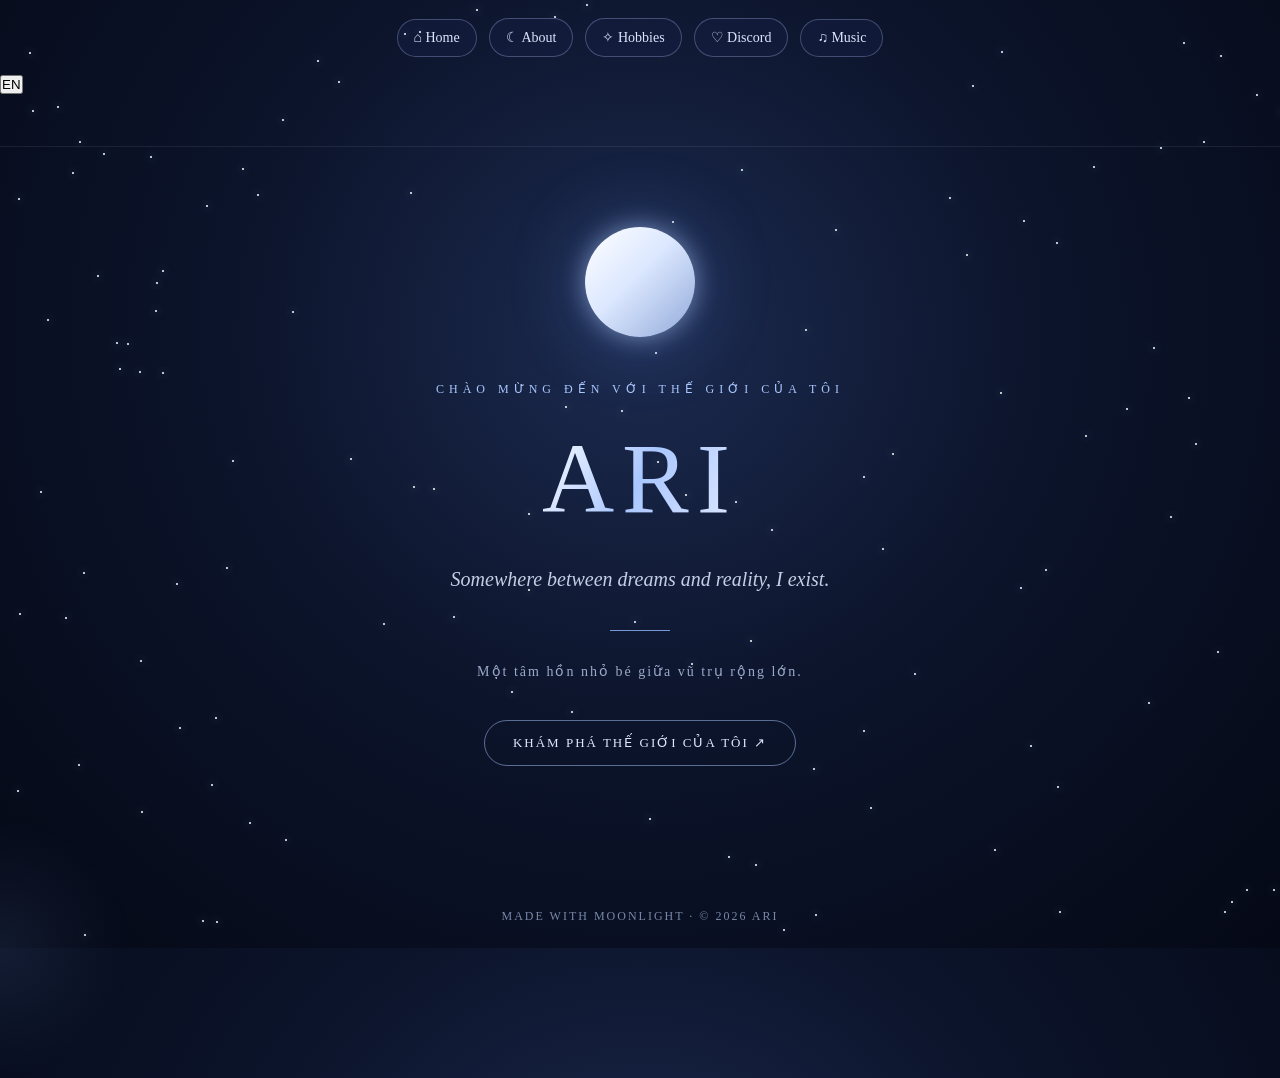
<file: index.html>
<!DOCTYPE html>
<html lang="vi">
<head>
    <meta charset="UTF-8">
    <meta name="viewport" content="width=device-width, initial-scale=1.0">

    <title>Ari's Universe | Moonlight</title>

    <meta name="description"
          content="Welcome to Ari's little universe — somewhere between dreams and reality.">

    <style>
        /* ===== CÀI ĐẶT CHUNG ===== */
        * {
            margin: 0;
            padding: 0;
            box-sizing: border-box;
        }

        body {
            min-height: 100vh;
            font-family: Georgia, "Times New Roman", serif;
            color: #f4f6ff;
            background:
                radial-gradient(ellipse at 50% 35%,
                    #1c2b50 0%,
                    #0c142b 45%,
                    #050916 100%);
            overflow-x: hidden;
        }

        /* ===== BẦU TRỜI SAO ===== */
        #stars {
            position: fixed;
            inset: 0;
            pointer-events: none;
            z-index: 0;
        }

        .star {
            position: absolute;
            width: 2px;
            height: 2px;
            border-radius: 50%;
            background: #ffffff;
            box-shadow: 0 0 8px #a9c7ff;
            animation: twinkle 3s infinite ease-in-out;
        }

        @keyframes twinkle {
            0%, 100% {
                opacity: 0.2;
                transform: scale(0.7);
            }

            50% {
                opacity: 1;
                transform: scale(1.4);
            }
        }

        /* ===== THANH ĐIỀU HƯỚNG ===== */
        header {
            position: relative;
            z-index: 2;
            display: flex;
            justify-content: space-between;
            align-items: center;
            padding: 26px 8%;
            border-bottom: 1px solid rgba(255, 255, 255, 0.08);
        }

        .logo {
            font-size: 24px;
            letter-spacing: 4px;
            color: #c5d9ff;
        }

        nav {
            display: flex;
            align-items: center;
            gap: 24px;
        }

        nav a,
        #language {
            color: #dbe5ff;
            text-decoration: none;
            font-size: 14px;
            background: transparent;
            border: none;
            cursor: pointer;
            transition: 0.3s;
        }

        nav a:hover,
        #language:hover {
            color: #91b7ff;
            text-shadow: 0 0 12px #91b7ff;
        }

        /* ===== TRANG CHỦ ===== */
        main {
            position: relative;
            z-index: 1;
            min-height: 82vh;
            display: flex;
            flex-direction: column;
            align-items: center;
            justify-content: center;
            text-align: center;
            padding: 60px 24px 100px;
        }

        .moon {
            width: 110px;
            height: 110px;
            border-radius: 50%;
            background: linear-gradient(
                135deg,
                #ffffff 0%,
                #dce8ff 45%,
                #91a9d9 100%
            );
            box-shadow:
                0 0 25px rgba(180, 207, 255, 0.55),
                0 0 80px rgba(113, 155, 255, 0.3);
            margin-bottom: 45px;
            animation: float 5s ease-in-out infinite;
        }

        @keyframes float {
            0%, 100% {
                transform: translateY(0);
            }

            50% {
                transform: translateY(-12px);
            }
        }

        .eyebrow {
            color: #a9c7ff;
            font-size: 12px;
            letter-spacing: 5px;
            text-transform: uppercase;
            margin-bottom: 24px;
        }

        h1 {
            font-size: clamp(52px, 10vw, 100px);
            font-weight: normal;
            letter-spacing: 8px;
            margin-bottom: 24px;
            background: linear-gradient(
                120deg,
                #ffffff,
                #a9c7ff,
                #e3eaff
            );
            -webkit-background-clip: text;
            background-clip: text;
            color: transparent;
            animation: appear 1.5s ease both;
        }

        .quote {
            max-width: 600px;
            color: #c5cee5;
            font-size: clamp(16px, 2.5vw, 20px);
            line-height: 1.9;
            font-style: italic;
            animation: appear 2s ease both;
        }

        .divider {
            width: 60px;
            height: 1px;
            background: #7898d5;
            margin: 32px 0;
        }

        .intro {
            color: #9baaca;
            font-size: 14px;
            letter-spacing: 2px;
        }

        .explore {
            display: inline-block;
            margin-top: 40px;
            padding: 14px 28px;
            border: 1px solid rgba(169, 199, 255, 0.5);
            border-radius: 30px;
            color: #dce8ff;
            text-decoration: none;
            font-size: 13px;
            letter-spacing: 2px;
            transition: 0.4s;
        }

        .explore:hover {
            background: rgba(169, 199, 255, 0.12);
            box-shadow: 0 0 25px rgba(169, 199, 255, 0.2);
            transform: translateY(-3px);
        }

        @keyframes appear {
            from {
                opacity: 0;
                transform: translateY(20px);
            }

            to {
                opacity: 1;
                transform: translateY(0);
            }
        }

        /* ===== CHÂN TRANG ===== */
        footer {
            position: relative;
            z-index: 1;
            text-align: center;
            padding: 24px;
            color: #7887a7;
            font-size: 12px;
            letter-spacing: 2px;
        }

        /* ===== TƯƠNG THÍCH ĐIỆN THOẠI ===== */
        @media (max-width: 600px) {
            header {
                padding: 20px 5%;
            }

            .logo {
                font-size: 17px;
                letter-spacing: 2px;
            }

            nav {
                gap: 12px;
            }

            nav a {
                font-size: 12px;
            }

            .moon {
                width: 85px;
                height: 85px;
            }

            h1 {
                letter-spacing: 4px;
            }
        }

        @media (prefers-reduced-motion: reduce) {
            *,
            *::before,
            *::after {
                animation-duration: 0.01ms !important;
                animation-iteration-count: 1 !important;
                scroll-behavior: auto !important;
            }
        }
    </style>
</head>
    <link rel="stylesheet" href="effects.css">

<body>
    <nav class="main-nav">
  <a href="index.html">⌂ Home</a>
  <a href="about.html">☾ About</a>
  <a href="hobbies.html">✧ Hobbies</a>
  <a href="discord.html">♡ Discord</a>
  <a href="music.html" class="active">♫ Music</a>      
</nav>

<div class="language-switch">
  <button id="langButton"
          type="button"
          onclick="toggleLanguage()">
    EN
  </button>
</div>

     <div class="stars" id="stars"></div>

<style>
  .main-nav {
    display: flex;
    justify-content: center;
    align-items: center;
    flex-wrap: wrap;
    gap: 12px;
    padding: 18px 12px;
    margin: 0 auto;
  }

  .main-nav a {
    color: #dce6ff;
    text-decoration: none;
    padding: 10px 16px;
    border: 1px solid rgba(180, 200, 255, 0.3);
    border-radius: 20px;
    background: rgba(20, 30, 65, 0.55);
    transition: 0.3s ease;
  }

  .main-nav a:hover {
    color: white;
    background: rgba(120, 145, 220, 0.3);
    border-color: #c5d4ff;
    box-shadow: 0 0 15px rgba(150, 180, 255, 0.3);
    transform: translateY(-2px);
  }
</style>

    <div id="stars" aria-hidden="true"></div>

    <header> 
    
    </header>

    <main>
        <div class="moon" aria-label="Mặt trăng"></div>

        <p class="eyebrow"
           data-vi="Chào mừng đến với thế giới của tôi"
           data-en="Welcome to my universe">
            Chào mừng đến với thế giới của tôi
        </p>

        <h1>ARI</h1>

        <p class="quote"
           data-vi="Somewhere between dreams and reality, I exist."
           data-en="Somewhere between dreams and reality, I exist.">
            Somewhere between dreams and reality, I exist.
        </p>

   
        <div class="divider"></div>

        <p class="intro"
           data-vi="Một tâm hồn nhỏ bé giữa vũ trụ rộng lớn."
           data-en="A little soul in an endless universe.">
            Một tâm hồn nhỏ bé giữa vũ trụ rộng lớn.
        </p>

        <a class="explore"
           href="about.html"
           data-vi="KHÁM PHÁ THẾ GIỚI CỦA TÔI ↗"
           data-en="EXPLORE MY WORLD ↗">
            KHÁM PHÁ THẾ GIỚI CỦA TÔI ↗
        </a>
    </main>

    <footer>
        <p>MADE WITH MOONLIGHT · © 2026 ARI</p>
    </footer>

    <script>
        // Tạo những vì sao ngẫu nhiên trên bầu trời
        const stars = document.getElementById("stars");

        for (let i = 0; i < 120; i++) {
            const star = document.createElement("span");

            star.className = "star";
            star.style.left = Math.random() * 100 + "%";
            star.style.top = Math.random() * 100 + "%";
            star.style.animationDelay = Math.random() * 3 + "s";
            star.style.animationDuration =
                (2 + Math.random() * 4) + "s";

            stars.appendChild(star);
        }

        // Chuyển đổi tiếng Việt và tiếng Anh
        /* LANGUAGE SWITCHER */

let currentLanguage = "vi";

function toggleLanguage() {
  currentLanguage = currentLanguage === "vi" ? "en" : "vi";

  document.documentElement.lang = currentLanguage;

  document.querySelectorAll("[data-vi][data-en]").forEach(element => {
    element.textContent = element.dataset[currentLanguage];
  });

  const button = document.getElementById("langButton");

  if (button) {
    button.textContent = currentLanguage === "vi" ? "EN" : "VI";
  }
}
    </script>
    <script src="effects.js"></script>

</body>
    
</html>
</file>
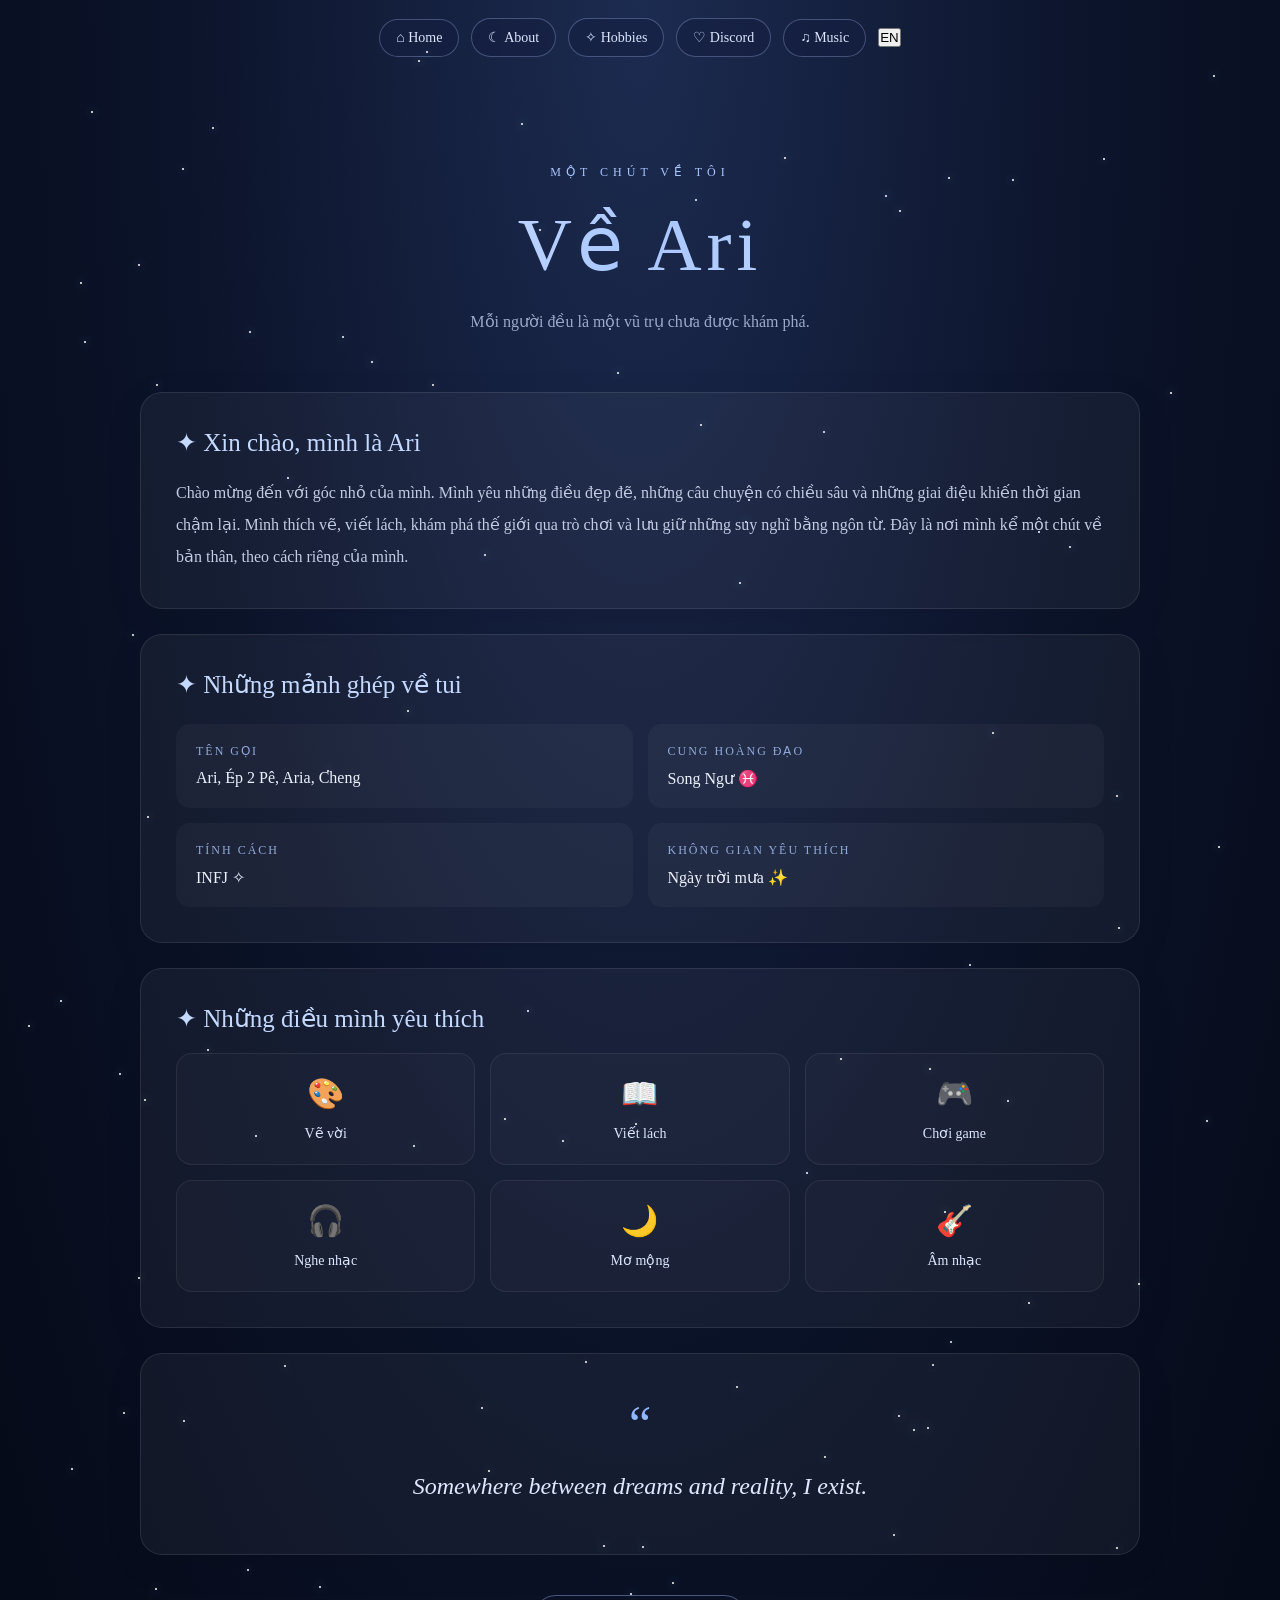
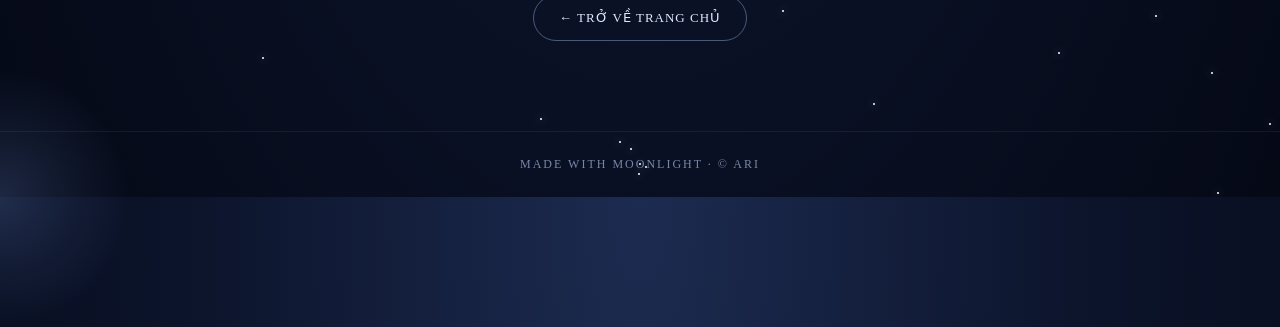
<file: about.html>
<!DOCTYPE html>
<html lang="vi">

<head>
    <meta charset="UTF-8">
    <meta name="viewport" content="width=device-width, initial-scale=1.0">

    <title>About Ari | Moonlit</title>

    <style>
        /* ===== CÀI ĐẶT CHUNG ===== */
        * {
            margin: 0;
            padding: 0;
            box-sizing: border-box;
        }

        html {
            scroll-behavior: smooth;
        }

        body {
            min-height: 100vh;
            font-family: Georgia, "Times New Roman", serif;
            color: #f4f6ff;
            background:
                radial-gradient(
                    ellipse at top,
                    #1c2b50 0%,
                    #0c142b 50%,
                    #050916 100%
                );
            overflow-x: hidden;
        }

        /* ===== BẦU TRỜI SAO ===== */
        #stars {
            position: fixed;
            inset: 0;
            z-index: 0;
            pointer-events: none;
        }

        .star {
            position: absolute;
            width: 2px;
            height: 2px;
            border-radius: 50%;
            background: white;
            box-shadow: 0 0 8px #a9c7ff;
            animation: twinkle 3s infinite ease-in-out;
        }

        @keyframes twinkle {
            0%, 100% {
                opacity: 0.2;
                transform: scale(0.7);
            }

            50% {
                opacity: 1;
                transform: scale(1.4);
            }
        }

        /* ===== THANH ĐIỀU HƯỚNG ===== */
        header {
            position: relative;
            z-index: 2;
            display: flex;
            align-items: center;
            justify-content: space-between;
            padding: 24px 8%;
            border-bottom: 1px solid #ffffff15;
        }

        .logo {
            color: #c5d9ff;
            font-size: 23px;
            letter-spacing: 4px;
        }

        nav {
            display: flex;
            align-items: center;
            gap: 24px;
        }

        nav a,
        #language {
            color: #dbe5ff;
            text-decoration: none;
            font-family: inherit;
            font-size: 14px;
            background: transparent;
            border: none;
            cursor: pointer;
            transition: 0.3s;
        }

        nav a:hover,
        #language:hover {
            color: #91b7ff;
        }

        /* ===== TIÊU ĐỀ ===== */
        .page-title {
            position: relative;
            z-index: 1;
            text-align: center;
            padding: 90px 20px 55px;
            animation: appear 1s ease both;
        }

        .eyebrow {
            color: #a9c7ff;
            font-size: 12px;
            letter-spacing: 5px;
            margin-bottom: 20px;
        }

        h1 {
            font-size: clamp(42px, 8vw, 75px);
            font-weight: normal;
            letter-spacing: 5px;
            background: linear-gradient(
                120deg,
                #ffffff,
                #a9c7ff,
                #e3eaff
            );
            background-clip: text;
            -webkit-background-clip: text;
            color: transparent;
        }

        .subtitle {
            margin-top: 20px;
            color: #9baaca;
            font-size: 16px;
            line-height: 1.8;
        }

        /* ===== NỘI DUNG ===== */
        .container {
            position: relative;
            z-index: 1;
            width: min(1000px, 88%);
            margin: 0 auto;
            padding-bottom: 90px;
        }

        .glass-card {
            padding: 35px;
            margin-bottom: 25px;
            border: 1px solid #ffffff18;
            border-radius: 22px;
            background: rgba(255, 255, 255, 0.045);
            backdrop-filter: blur(12px);
            box-shadow: 0 10px 40px #00000012;
            transition:
                transform 0.35s ease,
                border-color 0.35s ease;
            animation: appear 1s ease both;
        }

        .glass-card:hover {
            transform: translateY(-4px);
            border-color: #a9c7ff55;
        }

        h2 {
            margin-bottom: 20px;
            color: #c5d9ff;
            font-size: 25px;
            font-weight: normal;
        }

        .description {
            color: #c2cce3;
            font-size: 16px;
            line-height: 2;
        }

        .highlight {
            color: #dce8ff;
        }

        /* ===== THÔNG TIN CÁ NHÂN ===== */
        .info-grid {
            display: grid;
            grid-template-columns: repeat(2, 1fr);
            gap: 15px;
            margin-top: 25px;
        }

        .info-item {
            padding: 20px;
            border-radius: 14px;
            background: #ffffff08;
        }

        .info-label {
            margin-bottom: 10px;
            color: #91a9d9;
            font-size: 12px;
            letter-spacing: 2px;
            text-transform: uppercase;
        }

        .info-value {
            color: #edf2ff;
            font-size: 16px;
        }

        /* ===== SỞ THÍCH ===== */
        .hobby-grid {
            display: grid;
            grid-template-columns: repeat(3, 1fr);
            gap: 15px;
        }

        .hobby {
            padding: 22px 12px;
            text-align: center;
            border: 1px solid #ffffff12;
            border-radius: 16px;
            background: #ffffff06;
            transition: 0.3s;
        }

        .hobby:hover {
            background: #a9c7ff12;
            transform: translateY(-5px);
        }

        .hobby-icon {
            display: block;
            margin-bottom: 14px;
            font-size: 30px;
        }

        .hobby-name {
            color: #dce8ff;
            font-size: 14px;
        }

        /* ===== CÂU NÓI ===== */
        .quote-card {
            text-align: center;
            padding: 45px 30px;
        }

        .quote-mark {
            color: #91b7ff;
            font-size: 50px;
            line-height: 1;
        }

        .quote-text {
            margin-top: 15px;
            color: #e0e8ff;
            font-size: clamp(18px, 3vw, 24px);
            font-style: italic;
            line-height: 1.9;
        }

        /* ===== NÚT ĐIỀU HƯỚNG ===== */
        .back-home {
            display: block;
            width: fit-content;
            margin: 40px auto 0;
            padding: 14px 25px;
            border: 1px solid #a9c7ff66;
            border-radius: 30px;
            color: #dce8ff;
            text-decoration: none;
            font-size: 13px;
            letter-spacing: 1px;
            transition: 0.3s;
        }

        .back-home:hover {
            background: #a9c7ff15;
            box-shadow: 0 0 25px #a9c7ff20;
        }

        footer {
            position: relative;
            z-index: 1;
            padding: 25px;
            border-top: 1px solid #ffffff10;
            color: #7887a7;
            text-align: center;
            font-size: 12px;
            letter-spacing: 2px;
        }

        /* ===== HIỆU ỨNG ===== */
        @keyframes appear {
            from {
                opacity: 0;
                transform: translateY(20px);
            }

            to {
                opacity: 1;
                transform: translateY(0);
            }
        }

        /* ===== ĐIỆN THOẠI ===== */
        @media (max-width: 650px) {
            header {
                padding: 20px 5%;
            }

            .logo {
                font-size: 17px;
                letter-spacing: 2px;
            }

            nav {
                gap: 13px;
            }

            nav a,
            #language {
                font-size: 12px;
            }

            .page-title {
                padding-top: 65px;
            }

            .container {
                width: 90%;
            }

            .glass-card {
                padding: 25px 20px;
            }

            .info-grid {
                grid-template-columns: 1fr;
            }

            .hobby-grid {
                grid-template-columns: repeat(2, 1fr);
            }
        }

        @media (prefers-reduced-motion: reduce) {
            *,
            *::before,
            *::after {
                animation-duration: 0.01ms !important;
                animation-iteration-count: 1 !important;
                scroll-behavior: auto !important;
            }
        }
    </style>
</head>
    <link rel="stylesheet" href="effects.css">
<body>
    <nav class="main-nav">
  <a href="index.html">⌂ Home</a>
  <a href="about.html">☾ About</a>
  <a href="hobbies.html">✧ Hobbies</a>
  <a href="discord.html">♡ Discord</a>
  <a href="music.html" class="active">♫ Music</a>

  <div class="stars" id="stars"></div>
  
<div class="language-switch">
  <button id="langButton"
          type="button"
          onclick="toggleLanguage()">
    EN
  </button>
</div>

</nav>

<style>
  .main-nav {
    display: flex;
    justify-content: center;
    align-items: center;
    flex-wrap: wrap;
    gap: 12px;
    padding: 18px 12px;
    margin: 0 auto;
  }

  .main-nav a {
    color: #dce6ff;
    text-decoration: none;
    padding: 10px 16px;
    border: 1px solid rgba(180, 200, 255, 0.3);
    border-radius: 20px;
    background: rgba(20, 30, 65, 0.55);
    transition: 0.3s ease;
  }

  .main-nav a:hover {
    color: white;
    background: rgba(120, 145, 220, 0.3);
    border-color: #c5d4ff;
    box-shadow: 0 0 15px rgba(150, 180, 255, 0.3);
    transform: translateY(-2px);
  }
</style>
    
<script src="effects.js"></script>
    <div id="stars" aria-hidden="true"></div>
 <div class="stars" id="stars"></div>


    <!-- TIÊU ĐỀ -->
    <section class="page-title">
        <p class="eyebrow"
           data-vi="MỘT CHÚT VỀ TÔI"
           data-en="A LITTLE ABOUT ME">
            MỘT CHÚT VỀ TÔI
        </p>

        <h1 data-vi="Về Ari" data-en="About Ari">Về Ari</h1>

        <p class="subtitle"
           data-vi="Mỗi người đều là một vũ trụ chưa được khám phá."
           data-en="Everyone is a universe waiting to be discovered.">
            Mỗi người đều là một vũ trụ chưa được khám phá.
        </p>

    </section>

    <main class="container">

        <!-- GIỚI THIỆU -->
        <section class="glass-card">
            <h2 data-vi="✦ Xin chào, mình là Ari"
                data-en="✦ Hello, I'm Ari">
                ✦ Xin chào, mình là Ari
            </h2>

            <p class="description"
               data-vi="Chào mừng đến với góc nhỏ của mình. Mình yêu những điều đẹp đẽ, những câu chuyện có chiều sâu và những giai điệu khiến thời gian chậm lại. Mình thích vẽ, viết lách, khám phá thế giới qua trò chơi và lưu giữ những suy nghĩ bằng ngôn từ. Đây là nơi mình kể một chút về bản thân, theo cách riêng của mình."
               data-en="Welcome to my little corner of the universe. I love beautiful things, meaningful stories, and melodies that make time slow down. I enjoy drawing, writing, exploring virtual worlds through games, and preserving my thoughts in words. This is where I share a little about myself, in my own way.">
                Chào mừng đến với góc nhỏ của mình. Mình yêu những điều đẹp đẽ, những câu chuyện có chiều sâu và những giai điệu khiến thời gian chậm lại. Mình thích vẽ, viết lách, khám phá thế giới qua trò chơi và lưu giữ những suy nghĩ bằng ngôn từ. Đây là nơi mình kể một chút về bản thân, theo cách riêng của mình.
            </p>
        </section>

        <!-- THÔNG TIN -->
        <section class="glass-card">
            <h2 data-vi="✦ Những mảnh ghép về tui"
                data-en="✦ Pieces of Me">
                ✦ Những mảnh ghép về tui
            </h2>

            <div class="info-grid">

                <div class="info-item">
                    <p class="info-label"
                       data-vi="Tên gọi"
                       data-en="Name">Tên gọi</p>

                    <p class="info-value">Ari, Ép 2 Pê, Aria, Cheng </p>
                </div>

                <div class="info-item">
                    <p class="info-label"
                       data-vi="Cung hoàng đạo"
                       data-en="Zodiac">Cung hoàng đạo</p>

                    <p class="info-value"
                       data-vi="Song Ngư ♓"
                       data-en="Pisces ♓">Song Ngư ♓</p>
                </div>

                <div class="info-item">
                    <p class="info-label"
                       data-vi="Tính cách"
                       data-en="Personality">Tính cách</p>

                    <p class="info-value">INFJ ✧</p>
                </div>

                <div class="info-item">
                    <p class="info-label"
                       data-vi="Không gian yêu thích"
                       data-en="Favorite Vibe">Không gian yêu thích</p>

                    <p class="info-value"
                       data-vi="Ngày trời mưa ✨"
                       data-en="The rainy day ✨">Ngày trời mưa ✨</p>
                </div>

            </div>
        </section>

        <!-- SỞ THÍCH -->
        <section class="glass-card">
            <h2 data-vi="✦ Những điều mình yêu thích"
                data-en="✦ Things I Love">
                ✦ Những điều mình yêu thích
            </h2>

            <div class="hobby-grid">

                <div class="hobby">
                    <span class="hobby-icon">🎨</span>
                    <p class="hobby-name"
                       data-vi="Vẽ vời"
                       data-en="Drawing">Vẽ vời</p>
                </div>

                <div class="hobby">
                    <span class="hobby-icon">📖</span>
                    <p class="hobby-name"
                       data-vi="Viết lách"
                       data-en="Writing">Viết lách</p>
                </div>

                <div class="hobby">
                    <span class="hobby-icon">🎮</span>
                    <p class="hobby-name"
                       data-vi="Chơi game"
                       data-en="Gaming">Chơi game</p>
                </div>

                <div class="hobby">
                    <span class="hobby-icon">🎧</span>
                    <p class="hobby-name"
                       data-vi="Nghe nhạc"
                       data-en="Music">Nghe nhạc</p>
                </div>

                <div class="hobby">
                    <span class="hobby-icon">🌙</span>
                    <p class="hobby-name"
                       data-vi="Mơ mộng"
                       data-en="Daydreaming">Mơ mộng</p>
                </div>

                <div class="hobby">
                    <span class="hobby-icon">🎸</span>
                    <p class="hobby-name"
                       data-vi="Âm nhạc"
                       data-en="Instruments">Âm nhạc</p>
                </div>

            </div>
        </section>

        <!-- CÂU NÓI -->
        <section class="glass-card quote-card">
            <div class="quote-mark">“</div>

            <p class="quote-text"
               data-vi="Somewhere between dreams and reality, I exist."
               data-en="Somewhere between dreams and reality, I exist.">
                Somewhere between dreams and reality, I exist.
            </p>
        </section>

        <a class="back-home"
           href="index.html"
           data-vi="← TRỞ VỀ TRANG CHỦ"
           data-en="← BACK TO HOME">
            ← TRỞ VỀ TRANG CHỦ
        </a>

    </main>

    <footer>
        <p>MADE WITH MOONLIGHT · © ARI</p>
    </footer>

    <script>
        // Tạo bầu trời sao
        const stars = document.getElementById("stars");

        for (let i = 0; i < 100; i++) {
            const star = document.createElement("span");

            star.className = "star";
            star.style.left = Math.random() * 100 + "%";
            star.style.top = Math.random() * 100 + "%";
            star.style.animationDelay = Math.random() * 3 + "s";
            star.style.animationDuration =
                (2 + Math.random() * 4) + "s";

            stars.appendChild(star);
        }

        // Chuyển đổi ngôn ngữ
        /* LANGUAGE SWITCHER */

let currentLanguage = "vi";

function toggleLanguage() {
  currentLanguage = currentLanguage === "vi" ? "en" : "vi";

  document.documentElement.lang = currentLanguage;

  document.querySelectorAll("[data-vi][data-en]").forEach(element => {
    element.textContent = element.dataset[currentLanguage];
  });

  const button = document.getElementById("langButton");

  if (button) {
    button.textContent = currentLanguage === "vi" ? "EN" : "VI";
  }
}
    </script>
    <script src="effects.js"></script>
    
</body>
  </html>
</file>
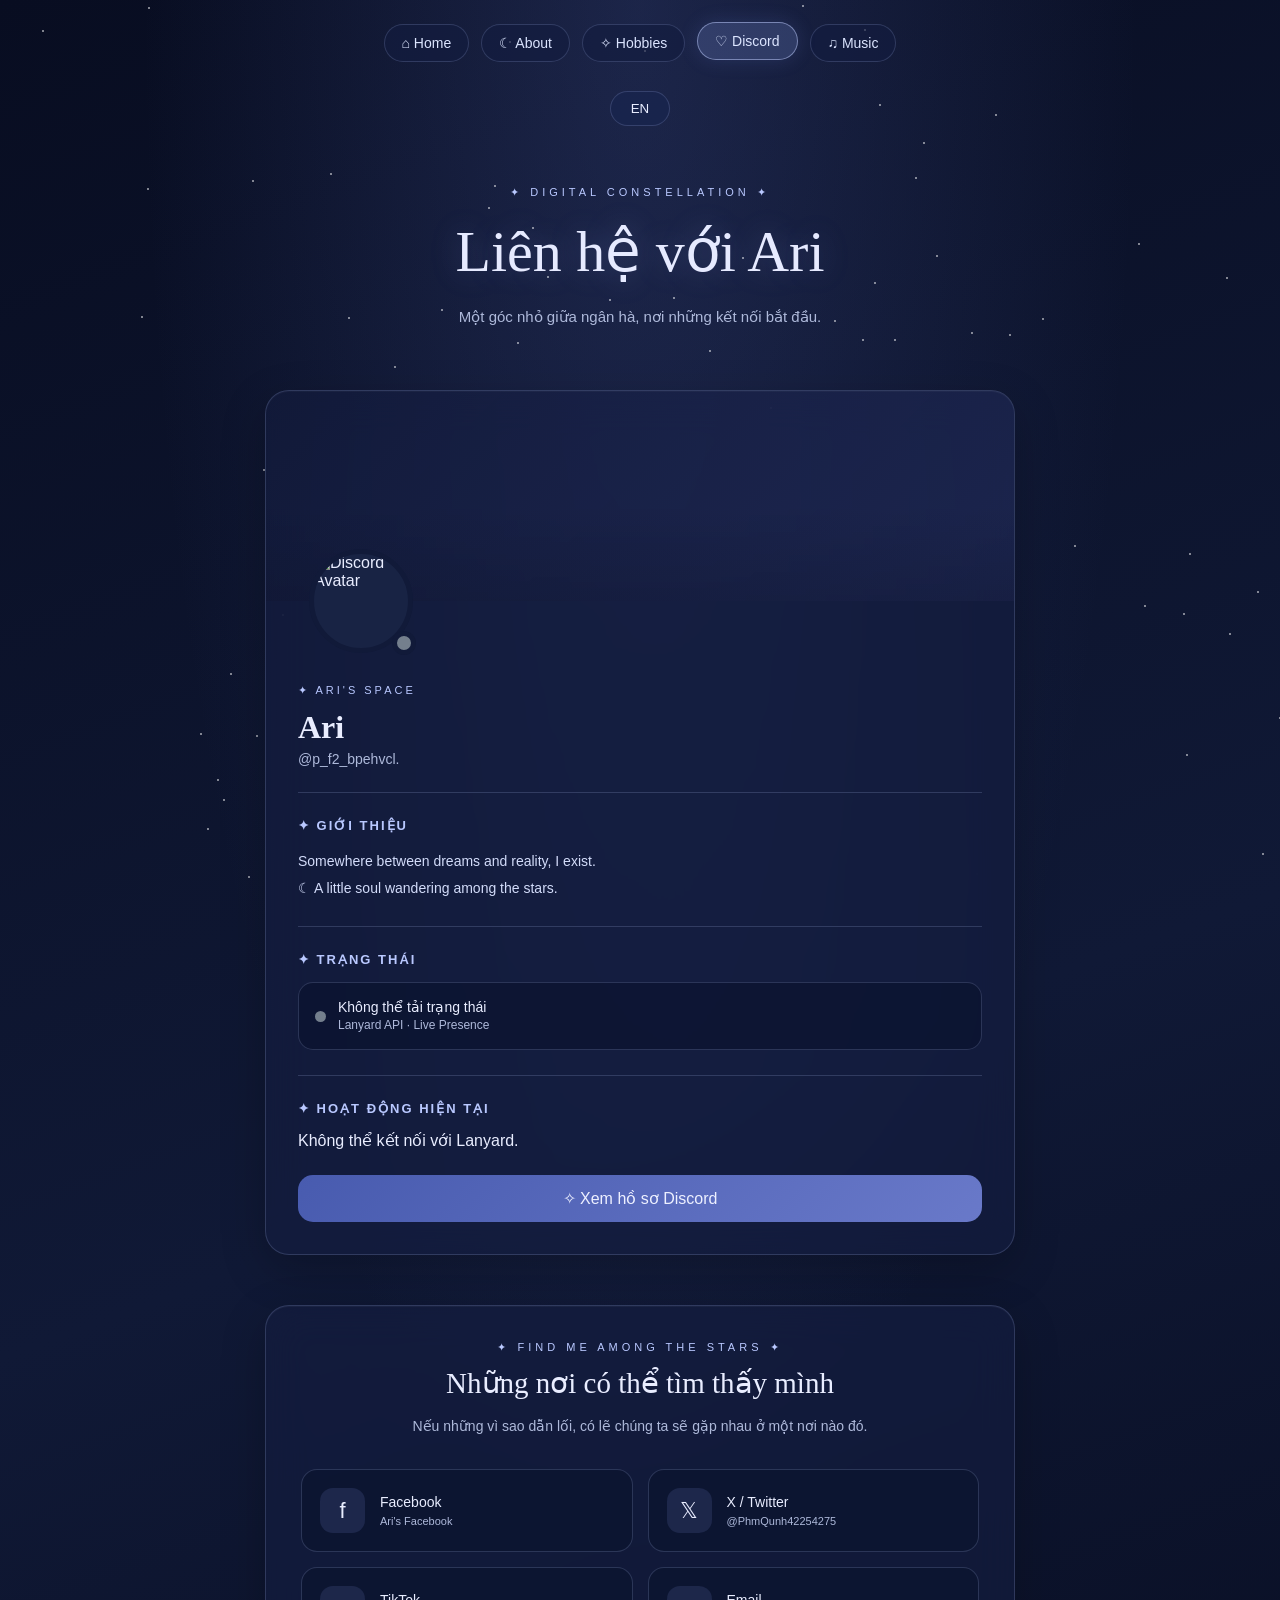
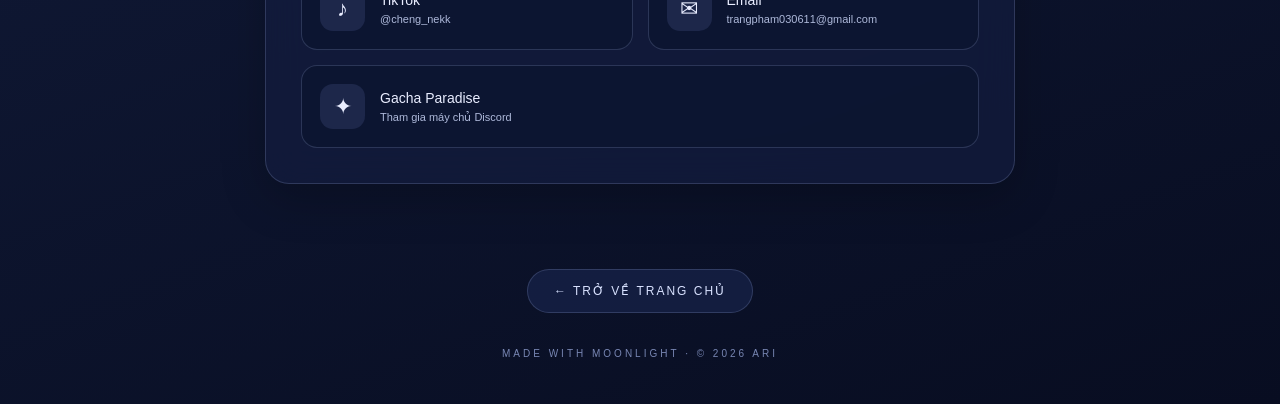
<file: discord.html>
<!DOCTYPE html>
<html lang="vi">
<head>
  <meta charset="UTF-8">
  <meta name="viewport" content="width=device-width, initial-scale=1.0">

  <meta name="theme-color" content="#080d21">
  <meta name="description" content="Ari's Discord profile and social connections.">

  <title>Discord & Contact | Moonlit</title>

  <style>
    :root {
      --bg: #080d21;
      --bg2: #101936;
      --card: rgba(20, 30, 65, 0.66);
      --border: rgba(181, 198, 255, 0.18);
      --text: #e9edff;
      --muted: #aeb9da;
      --accent: #b9c8ff;
      --accent2: #d5c5ff;
    }

    * {
      box-sizing: border-box;
    }

    html {
      scroll-behavior: smooth;
    }

    body {
      margin: 0;
      min-height: 100vh;
      font-family: "Segoe UI", Arial, sans-serif;
      color: var(--text);

      background:
        radial-gradient(
          ellipse at 50% 0%,
          rgba(84, 103, 182, 0.25),
          transparent 55%
        ),
        linear-gradient(
          160deg,
          #080d21,
          #101936 55%,
          #080d21
        );

      overflow-x: hidden;
    }

    /* STARS */

    .stars {
      position: fixed;
      inset: 0;
      pointer-events: none;
      z-index: -1;
      overflow: hidden;
    }

    .star {
      position: absolute;
      width: 2px;
      height: 2px;
      border-radius: 50%;
      background: white;
      opacity: 0.65;
      animation: twinkle 4s infinite alternate;
    }

    @keyframes twinkle {
      from {
        opacity: 0.15;
        transform: scale(0.7);
      }

      to {
        opacity: 0.95;
        transform: scale(1.4);
      }
    }

    /* NAVIGATION */

    .navigation {
      display: flex;
      justify-content: center;
      align-items: center;
      flex-wrap: wrap;
      gap: 12px;
      padding: 24px 15px;
    }

    .navigation a {
      color: #dce5ff;
      text-decoration: none;
      font-size: 14px;
      padding: 10px 17px;
      border-radius: 30px;

      border: 1px solid var(--border);
      background: rgba(19, 29, 64, 0.65);

      transition: 0.3s;
    }

    .navigation a:hover,
    .navigation a.active {
      background: rgba(137, 159, 236, 0.22);
      border-color: rgba(193, 207, 255, 0.5);
      box-shadow: 0 0 20px rgba(130, 155, 255, 0.15);
      transform: translateY(-2px);
    }

    /* LANGUAGE */

    .language-switch {
      position: relative;
      display: flex;
      justify-content: center;
      margin: 5px 0 25px;
    }

    .language-switch button {
      border: 1px solid var(--border);
      border-radius: 25px;
      padding: 9px 20px;
      color: var(--text);
      background: rgba(25, 36, 78, 0.75);
      cursor: pointer;
      transition: 0.3s;
    }

    .language-switch button:hover {
      background: rgba(120, 145, 220, 0.25);
    }

    /* HEADER */

    .page-header {
      text-align: center;
      padding: 35px 20px 45px;
    }

    .eyebrow {
      color: var(--accent);
      letter-spacing: 4px;
      font-size: 11px;
      text-transform: uppercase;
    }

    .page-header h1 {
      margin: 18px 0;
      font-family: Georgia, serif;
      font-size: clamp(34px, 6vw, 58px);
      font-weight: normal;
      color: #e6eaff;
      text-shadow: 0 0 30px rgba(160, 180, 255, 0.25);
    }

    .page-header p {
      color: var(--muted);
      line-height: 1.8;
      font-size: 15px;
    }

    /* LAYOUT */

    .container {
      width: min(1050px, 92%);
      margin: auto;
    }

    .glass-card {
      background: var(--card);
      backdrop-filter: blur(20px);
      -webkit-backdrop-filter: blur(20px);

      border: 1px solid var(--border);
      border-radius: 24px;

      box-shadow:
        0 15px 45px rgba(0, 0, 0, 0.22),
        inset 0 1px rgba(255, 255, 255, 0.04);

      overflow: hidden;
    }

    /* DISCORD CARD */

    .discord-card {
      max-width: 750px;
      margin: 0 auto 50px;
    }

    .discord-banner {
      height: 210px;
      position: relative;

      background:
        linear-gradient(
          135deg,
          rgba(14, 20, 48, 0.2),
          rgba(55, 65, 130, 0.25)
        ),
        url("banner.jpg") center / cover no-repeat;
    }

    .discord-banner::after {
      content: "";
      position: absolute;
      inset: 0;
      background: linear-gradient(
        transparent 55%,
        rgba(10, 15, 35, 0.25)
      );
    }

    .discord-content {
      position: relative;
      padding: 0 32px 32px;
    }

    /* AVATAR */

    .avatar-wrapper {
      width: 126px;
      height: 126px;
      position: relative;
      margin-top: -63px;
      z-index: 2;
    }

    .avatar {
      position: absolute;
      width: 104px;
      height: 104px;
      top: 11px;
      left: 11px;

      border-radius: 50%;
      object-fit: cover;

      border: 5px solid #111a39;
      background: #182344;
    }

    .avatar-decoration {
      position: absolute;
      inset: 0;
      width: 126px;
      height: 126px;
      object-fit: contain;
      pointer-events: none;
      z-index: 3;
      display: none;
    }

    .status-dot {
      position: absolute;
      width: 24px;
      height: 24px;

      right: 8px;
      bottom: 9px;

      background: #747f8d;
      border: 5px solid #111a39;
      border-radius: 50%;
      z-index: 4;
    }

    .status-dot.online {
      background: #43b581;
    }

    .status-dot.idle {
      background: #faa61a;
    }

    .status-dot.dnd {
      background: #f04747;
    }

    .status-dot.offline {
      background: #747f8d;
    }

    /* PROFILE TEXT */

    .profile-label {
      margin-top: 20px;
      color: var(--accent);
      font-size: 11px;
      letter-spacing: 3px;
    }

    .profile-name {
      font-family: Georgia, serif;
      font-size: 32px;
      margin: 12px 0 5px;
    }

    .username {
      color: var(--muted);
      font-size: 14px;
      overflow-wrap: anywhere;
    }

    .divider {
      height: 1px;
      background: var(--border);
      margin: 25px 0;
    }

    .section-title {
      font-size: 13px;
      letter-spacing: 2px;
      color: var(--accent);
      margin-bottom: 15px;
    }

    .about-text {
      color: #d3dcfa;
      font-size: 14px;
      line-height: 1.9;
    }

    /* STATUS */

    .status-box {
      display: flex;
      align-items: center;
      gap: 12px;

      padding: 16px;
      border-radius: 15px;

      background: rgba(10, 17, 42, 0.55);
      border: 1px solid var(--border);
    }

    .status-indicator {
      width: 11px;
      height: 11px;
      border-radius: 50%;
      background: #747f8d;
      flex-shrink: 0;
    }

    .status-indicator.online {
      background: #43b581;
    }

    .status-indicator.idle {
      background: #faa61a;
    }

    .status-indicator.dnd {
      background: #f04747;
    }

    .status-indicator.offline {
      background: #747f8d;
    }

    .status-info {
      min-width: 0;
    }

    .status-info strong {
      display: block;
      font-size: 14px;
      font-weight: 500;
    }

    .status-info small {
      color: var(--muted);
      font-size: 12px;
    }

    /* ACTIVITIES */

    .activity-list {
      display: grid;
      gap: 12px;
    }

    .activity-item {
      display: flex;
      align-items: center;
      gap: 15px;

      padding: 14px;
      border-radius: 15px;

      background: rgba(10, 17, 42, 0.5);
      border: 1px solid var(--border);
    }

    .activity-icon {
      width: 55px;
      height: 55px;
      flex-shrink: 0;

      display: flex;
      align-items: center;
      justify-content: center;

      background: rgba(120, 145, 220, 0.15);
      border-radius: 12px;
      font-size: 25px;
      overflow: hidden;
    }

    .activity-icon img {
      width: 100%;
      height: 100%;
      object-fit: cover;
    }

    .activity-details {
      min-width: 0;
    }

    .activity-details strong {
      display: block;
      font-size: 14px;
      margin-bottom: 5px;
      overflow-wrap: anywhere;
    }

    .activity-details span {
      display: block;
      color: var(--muted);
      font-size: 12px;
      line-height: 1.6;
      overflow-wrap: anywhere;
    }

    .discord-button {
      display: block;
      text-align: center;

      margin-top: 25px;
      padding: 14px 20px;

      color: #edf0ff;
      text-decoration: none;

      border-radius: 15px;
      background: linear-gradient(
        135deg,
        #485baf,
        #6979c9
      );

      transition: 0.3s;
    }

    .discord-button:hover {
      transform: translateY(-3px);
      box-shadow: 0 8px 25px rgba(105, 121, 201, 0.3);
    }

    /* CONTACT CARD */

    .contact-card {
      padding: 35px;
      max-width: 750px;
      margin: 0 auto 65px;
    }

    .contact-heading {
      text-align: center;
      margin-bottom: 30px;
    }

    .contact-heading h2 {
      font-family: Georgia, serif;
      font-weight: normal;
      font-size: 29px;
      margin: 12px 0;
    }

    .contact-heading p {
      color: var(--muted);
      font-size: 14px;
      line-height: 1.8;
    }

    .contact-grid {
      display: grid;
      grid-template-columns: repeat(2, 1fr);
      gap: 15px;
    }

    .contact-link {
      display: flex;
      align-items: center;
      gap: 15px;

      padding: 18px;
      border-radius: 16px;

      text-decoration: none;
      color: var(--text);

      background: rgba(12, 20, 47, 0.65);
      border: 1px solid var(--border);

      transition: 0.3s;
      min-width: 0;
    }

    .contact-link:hover {
      transform: translateY(-4px);
      background: rgba(88, 108, 180, 0.2);
      border-color: rgba(190, 205, 255, 0.5);
      box-shadow: 0 10px 25px rgba(0, 0, 0, 0.15);
    }

    .contact-icon {
      display: flex;
      align-items: center;
      justify-content: center;

      width: 45px;
      height: 45px;
      flex-shrink: 0;

      border-radius: 13px;
      background: rgba(145, 165, 255, 0.12);

      font-size: 22px;
    }

    .contact-text {
      min-width: 0;
    }

    .contact-text strong {
      display: block;
      font-size: 14px;
      font-weight: 500;
    }

    .contact-text small {
      display: block;
      margin-top: 5px;
      font-size: 11px;
      color: var(--muted);
      overflow-wrap: anywhere;
    }

    .contact-link.server {
      grid-column: 1 / -1;
    }

    /* FOOTER */

    .footer {
      text-align: center;
      padding: 20px 20px 45px;
    }

    .back-home {
      display: inline-block;
      text-decoration: none;
      color: #d9e2ff;

      padding: 14px 26px;
      border-radius: 30px;

      border: 1px solid var(--border);
      background: rgba(25, 37, 78, 0.65);

      font-size: 12px;
      letter-spacing: 2px;

      transition: 0.3s;
    }

    .back-home:hover {
      background: rgba(120, 145, 220, 0.25);
      transform: translateY(-3px);
    }

    .copyright {
      margin-top: 35px;
      color: #7886b3;
      font-size: 10px;
      letter-spacing: 3px;
    }

    /* RESPONSIVE */

    @media (max-width: 600px) {
      .discord-banner {
        height: 160px;
      }

      .discord-content {
        padding: 0 20px 25px;
      }

      .contact-card {
        padding: 24px 18px;
      }

      .contact-grid {
        grid-template-columns: 1fr;
      }

      .contact-link.server {
        grid-column: auto;
      }

      .navigation {
        gap: 8px;
      }

      .navigation a {
        padding: 9px 12px;
        font-size: 12px;
      }

      .page-header {
        padding-top: 20px;
      }
    }
  </style>
</head>

<body>

  <!-- STARS -->
  <div class="stars" id="stars"></div>

  <!-- NAVIGATION -->
  <nav class="navigation">
    <a href="index.html">⌂ Home</a>
    <a href="about.html">☾ About</a>
    <a href="hobbies.html">✧ Hobbies</a>
    <a href="discord.html" class="active">♡ Discord</a>
    <a href="music.html">♫ Music</a>
  </nav>

  <!-- LANGUAGE -->
  <div class="language-switch">
    <button id="langButton" onclick="toggleLanguage()">
      EN
    </button>
  </div>

  <!-- HEADER -->
  <header class="page-header">
    <div class="eyebrow">
      ✦ DIGITAL CONSTELLATION ✦
    </div>

    <h1 data-vi="Liên hệ với Ari"
        data-en="Contact to Ari">
      Liên hệ với Ari
    </h1>

    <p
      data-vi="Một góc nhỏ giữa ngân hà, nơi những kết nối bắt đầu."
      data-en="A little corner of the galaxy, where connections begin.">
      Một góc nhỏ giữa ngân hà, nơi những kết nối bắt đầu.
    </p>
  </header>

  <main class="container">

    <!-- DISCORD PROFILE CARD -->

    <section class="glass-card discord-card">

      <div class="discord-banner"></div>

      <div class="discord-content">

        <div class="avatar-wrapper">
          <img
            id="discordAvatar"
            class="avatar"
            alt="Discord Avatar"
          >

          <img
            id="avatarDecoration"
            class="avatar-decoration"
            alt=""
          >

          <div
            id="statusDot"
            class="status-dot offline">
          </div>
        </div>

        <div class="profile-label">
          ✦ ARI'S SPACE
        </div>

        <h2 class="profile-name" id="displayName">
          Ari
        </h2>

        <div class="username" id="discordUsername">
          @p_f2_bpehvcl.
        </div>

        <div class="divider"></div>

        <h3 class="section-title"
            data-vi="✦ GIỚI THIỆU"
            data-en="✦ ABOUT ME">
          ✦ GIỚI THIỆU
        </h3>

        <div class="about-text">
          Somewhere between dreams and reality, I exist.
          <br>
          ☾ A little soul wandering among the stars.
        </div>

        <div class="divider"></div>

        <h3 class="section-title"
            data-vi="✦ TRẠNG THÁI"
            data-en="✦ STATUS">
          ✦ TRẠNG THÁI
        </h3>

        <div class="status-box">

          <div
            id="statusIndicator"
            class="status-indicator offline">
          </div>

          <div class="status-info">

            <strong id="statusText">
              Đang kết nối...
            </strong>

            <small>Lanyard API · Live Presence</small>

          </div>
        </div>

        <div class="divider"></div>

        <h3 class="section-title"
            data-vi="✦ HOẠT ĐỘNG HIỆN TẠI"
            data-en="✦ CURRENT ACTIVITY">
          ✦ HOẠT ĐỘNG HIỆN TẠI
        </h3>

        <div class="activity-list" id="activityList">
          <div class="about-text">
            Đang tải hoạt động...
          </div>
        </div>

        <a
          class="discord-button"
          href="https://discord.com/users/965608704974151710"
          target="_blank"
          rel="noopener noreferrer"
          data-vi="✧ Xem hồ sơ Discord"
          data-en="✧ View Discord Profile">
          ✧ Xem hồ sơ Discord
        </a>

      </div>
    </section>

    <!-- CONTACT CARD -->

    <section class="glass-card contact-card">

      <div class="contact-heading">

        <div class="eyebrow">
          ✦ FIND ME AMONG THE STARS ✦
        </div>

        <h2
          data-vi="Những nơi có thể tìm thấy mình"
          data-en="Where You Can Find Me">
          Những nơi có thể tìm thấy mình
        </h2>

        <p
          data-vi="Nếu những vì sao dẫn lối, có lẽ chúng ta sẽ gặp nhau ở một nơi nào đó."
          data-en="If the stars guide our way, perhaps we will meet somewhere.">
          Nếu những vì sao dẫn lối, có lẽ chúng ta sẽ gặp nhau ở một nơi nào đó.
        </p>

      </div>

      <div class="contact-grid">

        <!-- FACEBOOK -->

        <a
          class="contact-link"
          href="https://www.facebook.com/share/1Hk1dadxUE/"
          target="_blank"
          rel="noopener noreferrer">

          <div class="contact-icon">f</div>

          <div class="contact-text">
            <strong>Facebook</strong>
            <small>Ari's Facebook</small>
          </div>
        </a>

        <!-- X -->

        <a
          class="contact-link"
          href="https://x.com/PhmQunh42254275"
          target="_blank"
          rel="noopener noreferrer">

          <div class="contact-icon">𝕏</div>

          <div class="contact-text">
            <strong>X / Twitter</strong>
            <small>@PhmQunh42254275</small>
          </div>
        </a>

        <!-- TIKTOK -->

        <a
          class="contact-link"
          href="https://www.tiktok.com/@cheng_nekk"
          target="_blank"
          rel="noopener noreferrer">

          <div class="contact-icon">♪</div>

          <div class="contact-text">
            <strong>TikTok</strong>
            <small>@cheng_nekk</small>
          </div>
        </a>

        <!-- EMAIL -->

        <a
          class="contact-link"
          href="mailto:trangpham030611@gmail.com">

          <div class="contact-icon">✉</div>

          <div class="contact-text">
            <strong>Email</strong>
            <small>trangpham030611@gmail.com</small>
          </div>
        </a>

        <!-- DISCORD SERVER -->

        <a
          class="contact-link server"
          href="https://discord.gg/gachaparadise"
          target="_blank"
          rel="noopener noreferrer">

          <div class="contact-icon">✦</div>

          <div class="contact-text">

            <strong>Gacha Paradise</strong>

            <small
              data-vi="Tham gia máy chủ Discord"
              data-en="Join the Discord Server">
              Tham gia máy chủ Discord
            </small>

          </div>
        </a>

      </div>
    </section>

  </main>

  <!-- FOOTER -->

  <footer class="footer">

    <a
      href="index.html"
      class="back-home"
      data-vi="← TRỞ VỀ TRANG CHỦ"
      data-en="← BACK TO HOME">
      ← TRỞ VỀ TRANG CHỦ
    </a>

    <div class="copyright">
      MADE WITH MOONLIGHT · © 2026 ARI
    </div>

  </footer>

  <script>

    /* =====================================
       CONFIG
    ===================================== */

    const DISCORD_ID = "965608704974151710";

    const API_URL =
      `https://api.lanyard.rest/v1/users/${DISCORD_ID}`;

    let currentLanguage = "vi";

    let discordData = null;

    /* =====================================
       STARS
    ===================================== */

    const starsContainer =
      document.getElementById("stars");

    for (let i = 0; i < 85; i++) {

      const star = document.createElement("div");

      star.className = "star";

      star.style.left = Math.random() * 100 + "%";
      star.style.top = Math.random() * 100 + "%";

      star.style.animationDelay =
        Math.random() * 5 + "s";

      star.style.animationDuration =
        2 + Math.random() * 4 + "s";

      starsContainer.appendChild(star);
    }

    /* =====================================
       LANGUAGE
    ===================================== */

    function toggleLanguage() {

      currentLanguage =
        currentLanguage === "vi" ? "en" : "vi";

      document.querySelectorAll(
        "[data-vi][data-en]"
      ).forEach(element => {

        element.textContent =
          element.dataset[currentLanguage];

      });

      document.getElementById(
        "langButton"
      ).textContent =
        currentLanguage === "vi" ? "EN" : "VI";

      document.documentElement.lang =
        currentLanguage;

      if (discordData) {
        updateStatus(discordData.discord_status);
        updateActivities(discordData);
      }
    }

    /* =====================================
       AVATAR
    ===================================== */

    function updateAvatar(user) {

      const avatar =
        document.getElementById("discordAvatar");

      const fallback =
        "https://cdn.discordapp.com/embed/avatars/0.png";

      if (user.avatar) {

        const extension =
          user.avatar.startsWith("a_") ? "gif" : "png";

        avatar.src =
          `https://cdn.discordapp.com/avatars/${user.id}/${user.avatar}.${extension}?size=256`;

      } else {

        avatar.src = fallback;

      }

      avatar.onerror = function() {
        this.onerror = null;
        this.src = fallback;
      };

      /* Discord Avatar Decoration */

      const decoration =
        document.getElementById("avatarDecoration");

      const decorationData =
        user.avatar_decoration_data;

      if (decorationData && decorationData.asset) {

        decoration.src =
          `https://cdn.discordapp.com/avatar-decoration-presets/${decorationData.asset}.png`;

        decoration.style.display = "block";

        decoration.onerror = function() {
          this.style.display = "none";
        };

      } else {

        decoration.style.display = "none";

      }
    }

    /* =====================================
       STATUS
    ===================================== */

    function updateStatus(status) {

      const statusText =
        document.getElementById("statusText");

      const statusDot =
        document.getElementById("statusDot");

      const indicator =
        document.getElementById("statusIndicator");

      const translations = {

        online: {
          vi: "Đang hoạt động",
          en: "Online"
        },

        idle: {
          vi: "Đang rảnh",
          en: "Idle"
        },

        dnd: {
          vi: "Không làm phiền",
          en: "Do Not Disturb"
        },

        offline: {
          vi: "Ngoại tuyến",
          en: "Offline"
        }

      };

      const validStatus =
        translations[status] ? status : "offline";

      statusText.textContent =
        translations[validStatus][currentLanguage];

      statusDot.className =
        "status-dot " + validStatus;

      indicator.className =
        "status-indicator " + validStatus;
    }

    /* =====================================
       ACTIVITIES
    ===================================== */

    function createActivityImage(activity) {

      const icon = document.createElement("div");

      icon.className = "activity-icon";

      const largeImage =
        activity.assets?.large_image;

      if (largeImage) {

        let imageURL = "";

        if (largeImage.startsWith("mp:external/")) {

          imageURL =
            "https://media.discordapp.net/" +
            largeImage;

        } else if (
          largeImage.startsWith("https://")
        ) {

          imageURL = largeImage;

        } else if (activity.application_id) {

          imageURL =
            `https://cdn.discordapp.com/app-assets/${activity.application_id}/${largeImage}.png`;

        }

        if (imageURL) {

          const img = document.createElement("img");

          img.src = imageURL;
          img.alt = "";
          img.onerror = () => {
            icon.textContent = "🎮";
          };

          icon.appendChild(img);

          return icon;
        }
      }

      icon.textContent = "🎮";

      return icon;
    }

    function updateActivities(data) {

      const list =
        document.getElementById("activityList");

      list.replaceChildren();

      const activities =
        Array.isArray(data.activities)
          ? data.activities.filter(
              activity => activity.type !== 4
            )
          : [];

      /* Spotify */

      if (data.listening_to_spotify && data.spotify) {

        const spotify = data.spotify;

        const item = document.createElement("div");
        item.className = "activity-item";

        const icon = document.createElement("div");
        icon.className = "activity-icon";

        if (spotify.album_art_url) {

          const img = document.createElement("img");
          img.src = spotify.album_art_url;
          img.alt = "Spotify album cover";

          icon.appendChild(img);

        } else {

          icon.textContent = "♫";

        }

        const details = document.createElement("div");
        details.className = "activity-details";

        const title = document.createElement("strong");
        title.textContent = spotify.song || "Spotify";

        const artist = document.createElement("span");
        artist.textContent = spotify.artist || "";

        const label = document.createElement("span");

        label.textContent =
          currentLanguage === "vi"
            ? "♫ Đang nghe Spotify"
            : "♫ Listening to Spotify";

        details.append(title, artist, label);

        item.append(icon, details);
        list.appendChild(item);
      }

      /* Other Discord activities */

      activities
        .filter(activity =>
          !(data.listening_to_spotify &&
            activity.name === "Spotify")
        )
        .forEach(activity => {

          const item = document.createElement("div");
          item.className = "activity-item";

          const icon = createActivityImage(activity);

          const details = document.createElement("div");
          details.className = "activity-details";

          const name = document.createElement("strong");
          name.textContent =
            activity.name || "Discord Activity";

          details.appendChild(name);

          if (activity.details) {

            const detail = document.createElement("span");
            detail.textContent = activity.details;

            details.appendChild(detail);
          }

          if (activity.state) {

            const state = document.createElement("span");
            state.textContent = activity.state;

            details.appendChild(state);
          }

          item.append(icon, details);
          list.appendChild(item);

        });

      /* No activity */

      if (!list.children.length) {

        const empty = document.createElement("div");
        empty.className = "about-text";

        empty.textContent =
          currentLanguage === "vi"
            ? "✧ Hiện chưa có hoạt động nào được hiển thị."
            : "✧ No activities are currently displayed.";

        list.appendChild(empty);
      }
    }

    /* =====================================
       LANYARD API
    ===================================== */

    async function fetchDiscord() {

      try {

        const response = await fetch(
          API_URL,
          { cache: "no-store" }
        );

        if (!response.ok) {
          throw new Error("Lanyard request failed");
        }

        const result = await response.json();

        if (!result.success || !result.data) {
          throw new Error("Invalid Lanyard data");
        }

        discordData = result.data;

        const user = discordData.discord_user;

        if (user) {

          updateAvatar(user);

          document.getElementById(
            "displayName"
          ).textContent =
            user.global_name ||
            user.username ||
            "Ari";

          document.getElementById(
            "discordUsername"
          ).textContent =
            "@" + (user.username || "p_f2_bpehvcl.");

        }

        updateStatus(discordData.discord_status);

        updateActivities(discordData);

      } catch (error) {

        console.error("Lanyard:", error);

        if (!discordData) {

          document.getElementById(
            "statusText"
          ).textContent =
            currentLanguage === "vi"
              ? "Không thể tải trạng thái"
              : "Unable to load status";

          document.getElementById(
            "activityList"
          ).textContent =
            currentLanguage === "vi"
              ? "Không thể kết nối với Lanyard."
              : "Unable to connect to Lanyard.";

        }
      }
    }

    /* Initial load */

    fetchDiscord();

    /* Refresh every 30 seconds */

    setInterval(fetchDiscord, 30000);

  </script>

</body>
</html>
</file>
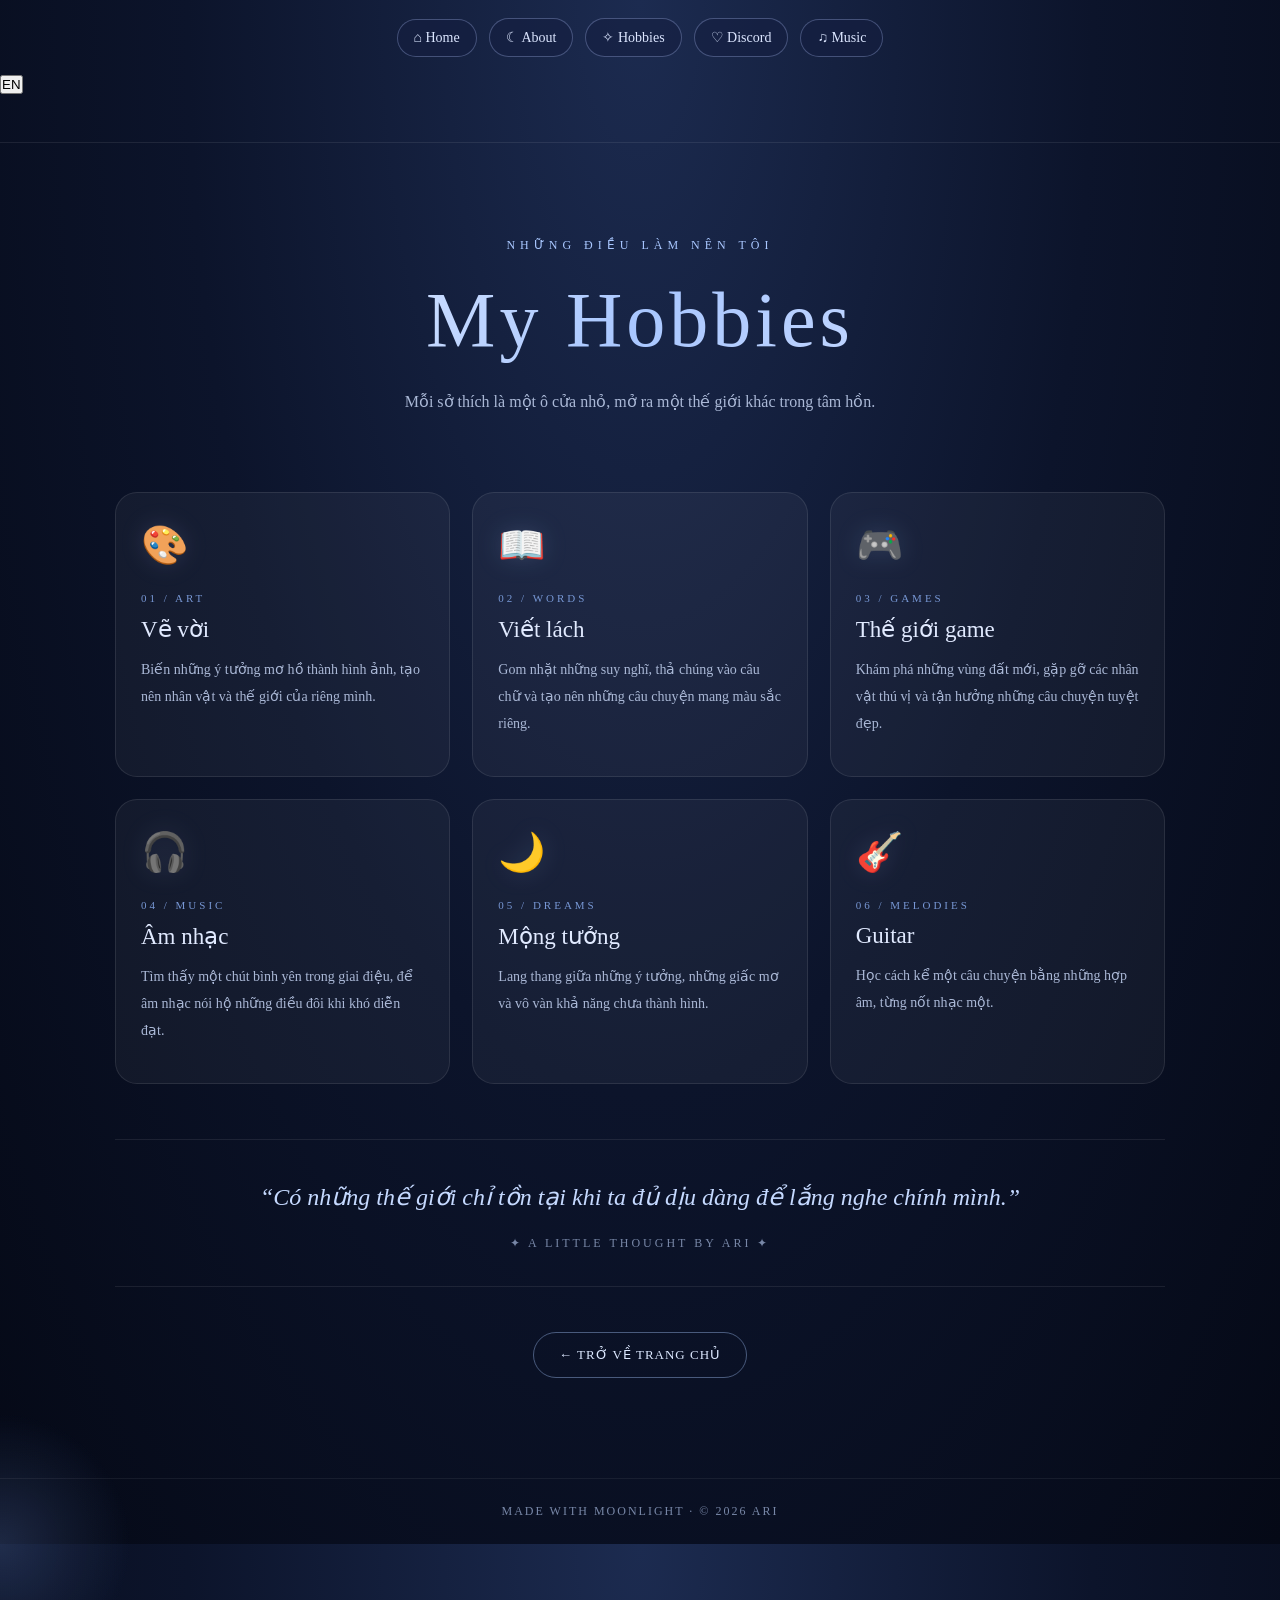
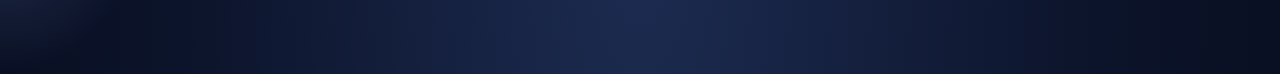
<file: hobbies.html>
<!DOCTYPE html>
<html lang="vi">

<head>
    <meta charset="UTF-8">
    <meta name="viewport" content="width=device-width, initial-scale=1.0">

    <title>My Hobbies | Moonlit</title>

    <meta name="description"
          content="Explore Ari's little universe of art, writing, music and games.">

    <link rel="stylesheet" href="effects.css">

    <style>
        * {
            margin: 0;
            padding: 0;
            box-sizing: border-box;
        }

        body {
            min-height: 100vh;
            font-family: Georgia, "Times New Roman", serif;
            color: #f4f6ff;

            background:
                radial-gradient(
                    ellipse at top,
                    #1c2b50 0%,
                    #0c142b 50%,
                    #050916 100%
                );

            overflow-x: hidden;
        }

        /* NAVIGATION */

        header {
            position: relative;
            z-index: 2;

            display: flex;
            align-items: center;
            justify-content: space-between;

            padding: 24px 8%;
            border-bottom: 1px solid #ffffff15;
        }

        .logo {
            color: #c5d9ff;
            font-size: 23px;
            letter-spacing: 4px;
        }

        nav {
            display: flex;
            align-items: center;
            gap: 24px;
        }

        nav a,
        #language {
            color: #dbe5ff;
            text-decoration: none;
            font-family: inherit;
            font-size: 14px;
            background: none;
            border: none;
            cursor: pointer;
            transition: 0.3s;
        }

        nav a:hover,
        #language:hover {
            color: #91b7ff;
            text-shadow: 0 0 12px #91b7ff;
        }

        /* PAGE INTRO */

        .hero {
            position: relative;
            z-index: 1;

            text-align: center;
            padding: 95px 20px 55px;

            animation: appear 1s ease both;
        }

        .eyebrow {
            color: #a9c7ff;
            font-size: 12px;
            letter-spacing: 5px;
            margin-bottom: 22px;
        }

        h1 {
            font-size: clamp(42px, 8vw, 78px);
            font-weight: normal;
            letter-spacing: 4px;

            background: linear-gradient(
                120deg,
                #ffffff,
                #a9c7ff,
                #e3eaff
            );

            background-clip: text;
            -webkit-background-clip: text;
            color: transparent;
        }

        .subtitle {
            max-width: 580px;
            margin: 22px auto 0;

            color: #aab8d6;
            font-size: 16px;
            line-height: 1.9;
        }

        /* HOBBY GRID */

        .hobby-container {
            position: relative;
            z-index: 1;

            width: min(1050px, 88%);
            margin: 0 auto;
            padding: 20px 0 100px;
        }

        .hobby-grid {
            display: grid;
            grid-template-columns: repeat(3, minmax(0, 1fr));
            gap: 22px;
        }

        .hobby-card {
            position: relative;
            overflow: hidden;

            min-height: 285px;
            padding: 30px 25px;

            border: 1px solid #ffffff18;
            border-radius: 22px;

            background: rgba(255, 255, 255, 0.045);
            backdrop-filter: blur(12px);

            transition:
                transform 0.35s ease,
                border-color 0.35s ease,
                box-shadow 0.35s ease;
        }

        .hobby-card::before {
            content: "";

            position: absolute;
            inset: 0;

            background: radial-gradient(
                circle at top right,
                rgba(137, 176, 255, 0.13),
                transparent 65%
            );

            opacity: 0;
            transition: opacity 0.35s ease;
            pointer-events: none;
        }

        .hobby-card:hover {
            transform: translateY(-8px);

            border-color: #a9c7ff77;

            box-shadow:
                0 12px 35px rgba(0, 0, 0, 0.15),
                0 0 24px rgba(137, 176, 255, 0.08);
        }

        .hobby-card:hover::before {
            opacity: 1;
        }

        .hobby-icon {
            display: block;
            margin-bottom: 25px;
            font-size: 38px;

            filter: drop-shadow(0 0 12px #a9c7ff25);

            transition: transform 0.35s ease;
        }

        .hobby-card:hover .hobby-icon {
            transform: translateY(-4px) scale(1.08);
        }

        .hobby-number {
            display: block;
            margin-bottom: 12px;

            color: #7898d5;
            font-size: 11px;
            letter-spacing: 3px;
        }

        .hobby-card h2 {
            margin-bottom: 14px;

            color: #e1eaff;
            font-size: 23px;
            font-weight: normal;
        }

        .hobby-card p {
            color: #aab8d6;
            font-size: 14px;
            line-height: 1.9;
        }

        /* QUOTE */

        .quote {
            margin-top: 55px;
            padding: 35px 25px;

            border-top: 1px solid #ffffff15;
            border-bottom: 1px solid #ffffff15;

            text-align: center;
        }

        .quote p {
            color: #c5d9ff;
            font-size: clamp(18px, 3vw, 24px);
            font-style: italic;
            line-height: 1.9;
        }

        .quote span {
            display: block;
            margin-top: 15px;

            color: #7887a7;
            font-size: 12px;
            letter-spacing: 3px;
        }

        /* BACK HOME */

        .back-home {
            display: block;
            width: fit-content;

            margin: 45px auto 0;
            padding: 14px 25px;

            border: 1px solid #a9c7ff66;
            border-radius: 30px;

            color: #dce8ff;
            text-decoration: none;
            font-size: 13px;
            letter-spacing: 1px;

            transition: 0.3s;
        }

        .back-home:hover {
            background: #a9c7ff15;
            box-shadow: 0 0 25px #a9c7ff20;
        }

        footer {
            position: relative;
            z-index: 1;

            padding: 25px;
            border-top: 1px solid #ffffff10;

            color: #7887a7;
            text-align: center;
            font-size: 12px;
            letter-spacing: 2px;
        }

        @keyframes appear {
            from {
                opacity: 0;
                transform: translateY(18px);
            }

            to {
                opacity: 1;
                transform: translateY(0);
            }
        }

        /* RESPONSIVE */

        @media (max-width: 800px) {
            .hobby-grid {
                grid-template-columns: repeat(2, minmax(0, 1fr));
            }
        }

        @media (max-width: 550px) {
            header {
                padding: 20px 5%;
            }

            .logo {
                font-size: 17px;
                letter-spacing: 2px;
            }

            nav {
                gap: 12px;
            }

            nav a,
            #language {
                font-size: 12px;
            }

            .hero {
                padding-top: 70px;
            }

            .hobby-container {
                width: 90%;
            }

            .hobby-grid {
                grid-template-columns: 1fr;
                gap: 16px;
            }

            .hobby-card {
                min-height: auto;
                padding: 27px;
            }
        }

        @media (prefers-reduced-motion: reduce) {
            *,
            *::before,
            *::after {
                animation-duration: 0.01ms !important;
                animation-iteration-count: 1 !important;
                transition-duration: 0.01ms !important;
            }
        }
    </style>
    <link rel="stylesheet" href="effects.css">
</head>

<body>
    <nav class="main-nav">
  <a href="index.html">⌂ Home</a>
  <a href="about.html">☾ About</a>
  <a href="hobbies.html">✧ Hobbies</a>
  <a href="discord.html">♡ Discord</a>
  <a href="music.html" class="active">♫ Music</a>
</nav>

<div class="language-switch">
  <button id="langButton"
          type="button"
          onclick="toggleLanguage()">
    EN
  </button>
</div>

    <div class="stars" id="stars"></div>

    
<style>
  .main-nav {
    display: flex;
    justify-content: center;
    align-items: center;
    flex-wrap: wrap;
    gap: 12px;
    padding: 18px 12px;
    margin: 0 auto;
  }

  .main-nav a {
    color: #dce6ff;
    text-decoration: none;
    padding: 10px 16px;
    border: 1px solid rgba(180, 200, 255, 0.3);
    border-radius: 20px;
    background: rgba(20, 30, 65, 0.55);
    transition: 0.3s ease;
  }

  .main-nav a:hover {
    color: white;
    background: rgba(120, 145, 220, 0.3);
    border-color: #c5d4ff;
    box-shadow: 0 0 15px rgba(150, 180, 255, 0.3);
    transform: translateY(-2px);
  }
</style>

    <!-- HEADER -->

    <header>
        
    </header>

    <!-- INTRODUCTION -->

    <section class="hero">

        <p class="eyebrow"
           data-vi="NHỮNG ĐIỀU LÀM NÊN TÔI"
           data-en="THE THINGS THAT MAKE ME">
            NHỮNG ĐIỀU LÀM NÊN TÔI
        </p>

        <h1 data-vi="My Hobbies"
            data-en="My Hobbies">
            My Hobbies
        </h1>

        <p class="subtitle"
           data-vi="Mỗi sở thích là một ô cửa nhỏ, mở ra một thế giới khác trong tâm hồn."
           data-en="Every hobby is a little window into another world within the soul.">
            Mỗi sở thích là một ô cửa nhỏ, mở ra một thế giới khác trong tâm hồn.
        </p>


    </section>

    <!-- HOBBY CARDS -->

    <main class="hobby-container">

        <section class="hobby-grid">

            <article class="hobby-card">

                <span class="hobby-icon">🎨</span>
                <span class="hobby-number">01 / ART</span>

                <h2 data-vi="Vẽ vời"
                    data-en="Drawing">
                    Vẽ vời
                </h2>

                <p
                    data-vi="Biến những ý tưởng mơ hồ thành hình ảnh, tạo nên nhân vật và thế giới của riêng mình."
                    data-en="Turning vague ideas into images, creating characters and worlds of my own.">
                    Biến những ý tưởng mơ hồ thành hình ảnh, tạo nên nhân vật và thế giới của riêng mình.
                </p>

            </article>

            <article class="hobby-card">

                <span class="hobby-icon">📖</span>
                <span class="hobby-number">02 / WORDS</span>

                <h2 data-vi="Viết lách"
                    data-en="Writing">
                    Viết lách
                </h2>

                <p
                    data-vi="Gom nhặt những suy nghĩ, thả chúng vào câu chữ và tạo nên những câu chuyện mang màu sắc riêng."
                    data-en="Gathering thoughts, weaving them into words, and creating stories with a voice of my own.">
                    Gom nhặt những suy nghĩ, thả chúng vào câu chữ và tạo nên những câu chuyện mang màu sắc riêng.
                </p>

            </article>

            <article class="hobby-card">

                <span class="hobby-icon">🎮</span>
                <span class="hobby-number">03 / GAMES</span>

                <h2 data-vi="Thế giới game"
                    data-en="Gaming">
                    Thế giới game
                </h2>

                <p
                    data-vi="Khám phá những vùng đất mới, gặp gỡ các nhân vật thú vị và tận hưởng những câu chuyện tuyệt đẹp."
                    data-en="Exploring new worlds, meeting fascinating characters, and enjoying beautiful stories.">
                    Khám phá những vùng đất mới, gặp gỡ các nhân vật thú vị và tận hưởng những câu chuyện tuyệt đẹp.
                </p>

            </article>

            <article class="hobby-card">

                <span class="hobby-icon">🎧</span>
                <span class="hobby-number">04 / MUSIC</span>

                <h2 data-vi="Âm nhạc"
                    data-en="Music">
                    Âm nhạc
                </h2>

                <p
                    data-vi="Tìm thấy một chút bình yên trong giai điệu, để âm nhạc nói hộ những điều đôi khi khó diễn đạt."
                    data-en="Finding peace in melodies and letting music express what words sometimes cannot.">
                    Tìm thấy một chút bình yên trong giai điệu, để âm nhạc nói hộ những điều đôi khi khó diễn đạt.
                </p>

            </article>

            <article class="hobby-card">

                <span class="hobby-icon">🌙</span>
                <span class="hobby-number">05 / DREAMS</span>

                <h2 data-vi="Mộng tưởng"
                    data-en="Daydreaming">
                    Mộng tưởng
                </h2>

                <p
                    data-vi="Lang thang giữa những ý tưởng, những giấc mơ và vô vàn khả năng chưa thành hình."
                    data-en="Wandering through ideas, dreams, and countless possibilities yet to take shape.">
                    Lang thang giữa những ý tưởng, những giấc mơ và vô vàn khả năng chưa thành hình.
                </p>

            </article>

            <article class="hobby-card">

                <span class="hobby-icon">🎸</span>
                <span class="hobby-number">06 / MELODIES</span>

                <h2 data-vi="Guitar"
                    data-en="Guitar">
                    Guitar
                </h2>

                <p
                    data-vi="Học cách kể một câu chuyện bằng những hợp âm, từng nốt nhạc một."
                    data-en="Learning to tell a story through chords, one note at a time.">
                    Học cách kể một câu chuyện bằng những hợp âm, từng nốt nhạc một.
                </p>

            </article>

        </section>

        <!-- QUOTE -->

        <section class="quote">

            <p
                data-vi="“Có những thế giới chỉ tồn tại khi ta đủ dịu dàng để lắng nghe chính mình.”"
                data-en="“Some worlds exist only when we are gentle enough to listen to ourselves.”">
                “Có những thế giới chỉ tồn tại khi ta đủ dịu dàng để lắng nghe chính mình.”
            </p>

            <span>✦ A LITTLE THOUGHT BY ARI ✦</span>

        </section>

        <a class="back-home"
           href="index.html"
           data-vi="← TRỞ VỀ TRANG CHỦ"
           data-en="← BACK TO HOME">
            ← TRỞ VỀ TRANG CHỦ
        </a>

    </main>

    <!-- FOOTER -->

    <footer>
        MADE WITH MOONLIGHT · © 2026 ARI
    </footer>

    <!-- SHARED EFFECTS -->

    <script src="effects.js"></script>


    <script>
        /* LANGUAGE SWITCHER */

let currentLanguage = "vi";

function toggleLanguage() {
  currentLanguage = currentLanguage === "vi" ? "en" : "vi";

  document.documentElement.lang = currentLanguage;

  document.querySelectorAll("[data-vi][data-en]").forEach(element => {
    element.textContent = element.dataset[currentLanguage];
  });

  const button = document.getElementById("langButton");

  if (button) {
    button.textContent = currentLanguage === "vi" ? "EN" : "VI";
  }
}
    </script>
    <script src="effects.js"></script>

</body>
  </html>
</file>
<file: effects.css>
/* =================================
   MOONLIT — CELESTIAL EFFECTS
   ================================= */

/* 1. ÁNH SÁNG THEO CON TRỎ */
.cursor-glow {
    position: fixed;
    width: 260px;
    height: 260px;
    border-radius: 50%;
    background: radial-gradient(
        circle,
        rgba(130, 170, 255, 0.10) 0%,
        rgba(130, 170, 255, 0.04) 40%,
        transparent 72%
    );

    transform: translate(-50%, -50%);
    pointer-events: none;
    z-index: 0;

    transition: left 0.12s linear, top 0.12s linear;
}

/* 2. SAO BĂNG */
.shooting-star {
    position: fixed;
    top: var(--star-top, 20%);
    left: 100%;

    width: 140px;
    height: 2px;

    background: linear-gradient(
        90deg,
        transparent,
        rgba(169, 199, 255, 0.9),
        white
    );

    border-radius: 50%;
    opacity: 0;
    pointer-events: none;
    z-index: 0;

    transform: rotate(-25deg);
    filter: drop-shadow(0 0 5px #a9c7ff);

    animation: shooting 1.2s linear forwards;
}

@keyframes shooting {
    0% {
        opacity: 0;
        transform: translate(0, 0) rotate(-25deg);
    }

    10% {
        opacity: 1;
    }

    100% {
        opacity: 0;
        transform: translate(-120vw, 40vh) rotate(-25deg);
    }
}

/* 3. NỘI DUNG XUẤT HIỆN KHI CUỘN */
.reveal {
    opacity: 0;
    transform: translateY(24px);

    transition:
        opacity 0.8s ease,
        transform 0.8s ease;
}

.reveal.visible {
    opacity: 1;
    transform: translateY(0);
}

/* 4. CHUYỂN CẢNH GIỮA CÁC TRANG */
body.page-enter {
    animation: pageEnter 0.65s ease both;
}

body.page-leave {
    animation: pageLeave 0.28s ease both;
}

@keyframes pageEnter {
    from {
        opacity: 0;
        transform: translateY(8px);
    }

    to {
        opacity: 1;
        transform: translateY(0);
    }
}

@keyframes pageLeave {
    from {
        opacity: 1;
    }

    to {
        opacity: 0;
    }
}

/* 5. TÔN TRỌNG THIẾT LẬP GIẢM CHUYỂN ĐỘNG */
@media (prefers-reduced-motion: reduce) {
    .cursor-glow {
        display: none;
    }

    .reveal {
        opacity: 1;
        transform: none;
        transition: none;
    }

    body.page-enter,
    body.page-leave,
    .shooting-star {
        animation: none;
    }
}

/* Không dùng con trỏ tùy chỉnh trên thiết bị cảm ứng */
@media (hover: none), (pointer: coarse) {
    .cursor-glow {
        display: none;
    }
}
</file>
